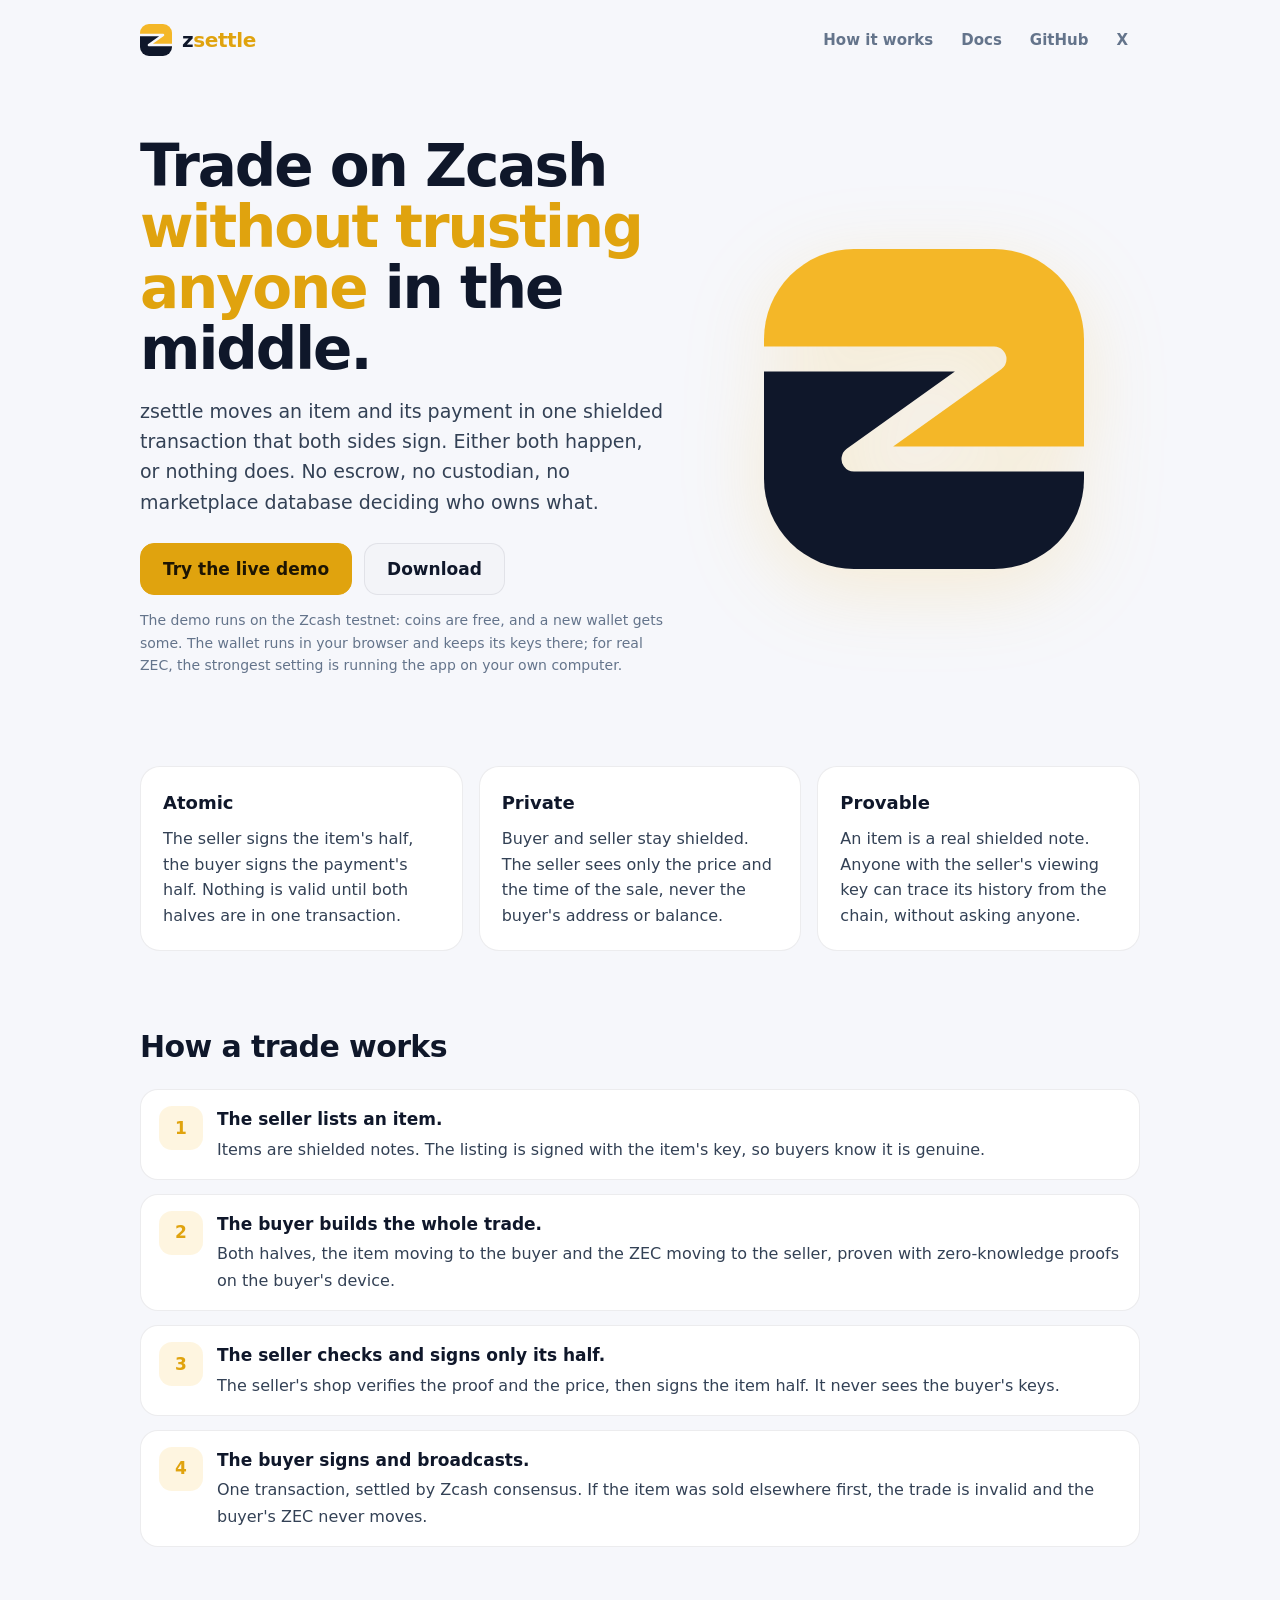
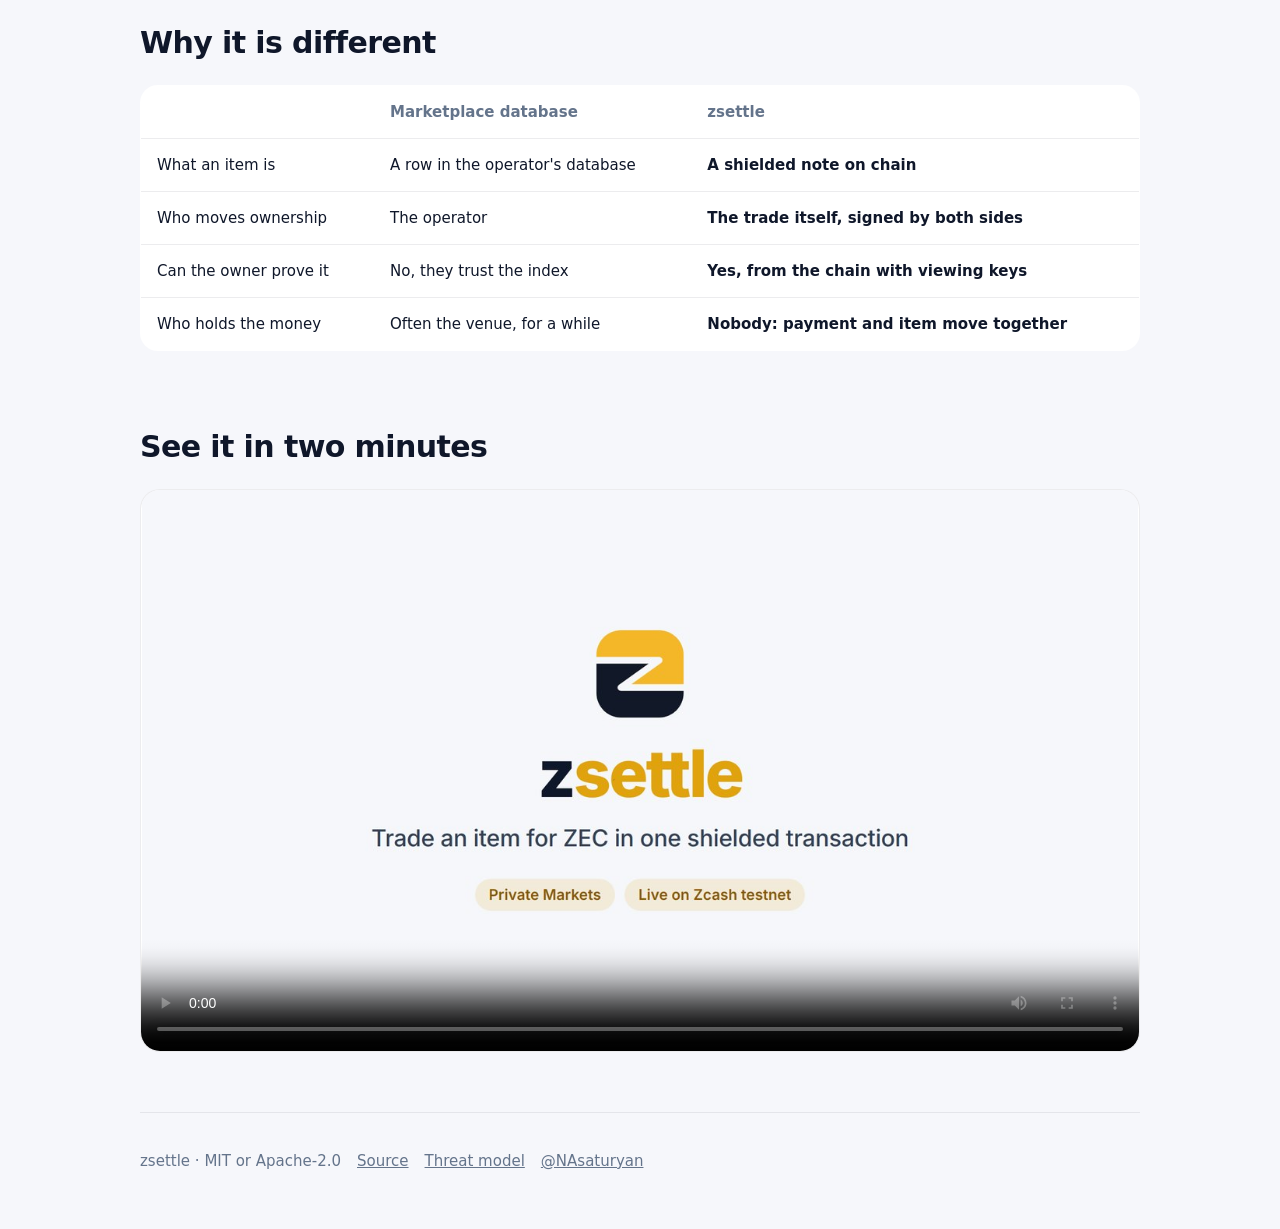
<file: docs/index.html>
<!doctype html>
<html lang="en">
<head>
<meta charset="utf-8">
<meta name="viewport" content="width=device-width, initial-scale=1, viewport-fit=cover">
<meta name="description" content="zsettle: buy and sell items for ZEC in one shielded Zcash transaction. No escrow, no one holding the funds.">
<meta name="color-scheme" content="dark light">
<title>zsettle · private trades on Zcash</title>
<link rel="icon" href="logo.svg" type="image/svg+xml">
<style>
:root { --bg:#0b0d12; --bg2:#10131a; --surface:#151923; --surface2:#1b2030; --line:rgba(255,255,255,.08); --text:#eef0f6; --text2:#b4bbcc; --muted:#8a93a8; --accent:#f4b728; --ink:#1d1503; color-scheme: dark; }
@media (prefers-color-scheme: light) { :root { --bg:#f6f7fb; --bg2:#eef0f6; --surface:#fff; --surface2:#f3f4f8; --line:rgba(15,23,42,.08); --text:#0f172a; --text2:#334155; --muted:#64748b; --accent:#e0a30e; color-scheme: light; } }
* { box-sizing: border-box; }
html, body { margin: 0; background: var(--bg); color: var(--text); }
body { font: 17px/1.6 ui-sans-serif, system-ui, -apple-system, "Segoe UI", Roboto, Arial, sans-serif; -webkit-font-smoothing: antialiased; }
a { color: inherit; }
.wrap { max-width: 1040px; margin: 0 auto; padding: 0 20px; }
header { display: flex; align-items: center; gap: 12px; padding: 18px 0; }
.brand { display: flex; align-items: center; gap: 10px; font-weight: 800; font-size: 20px; letter-spacing: -.02em; text-decoration: none; }
.brand .wm span { color: var(--accent); }
.brand svg { width: 32px; height: 32px; }
nav { margin-left: auto; display: flex; gap: 4px; flex-wrap: wrap; }
nav a { text-decoration: none; color: var(--muted); font-weight: 650; font-size: 15px; padding: 10px 12px; border-radius: 10px; }
nav a:hover { color: var(--text); background: var(--surface); }
.hero { padding: 56px 0 40px; display: grid; gap: 40px; align-items: center; grid-template-columns: 1.1fr .9fr; }
@media (max-width: 860px) { .hero { grid-template-columns: 1fr; padding-top: 24px; } .hero .mark { width: 120px; order: -1; justify-self: start; } }
h1 { font-size: clamp(36px, 6vw, 58px); line-height: 1.05; letter-spacing: -.035em; margin: 0 0 16px; }
h1 em { font-style: normal; color: var(--accent); }
.lede { font-size: 19px; color: var(--text2); margin: 0 0 26px; max-width: 34em; }
.cta { display: flex; gap: 12px; flex-wrap: wrap; }
.btn { display: inline-flex; align-items: center; gap: 8px; min-height: 52px; padding: 0 22px; border-radius: 14px; font-weight: 700; text-decoration: none; border: 1px solid var(--line); background: var(--surface2); color: var(--text); }
.btn.primary { background: var(--accent); border-color: var(--accent); color: var(--ink); }
.note { margin-top: 14px; font-size: 14px; color: var(--muted); }
.mark { justify-self: center; width: min(320px, 70vw); }
.mark svg { width: 100%; height: auto; filter: drop-shadow(0 20px 40px rgba(244,183,40,.18)); }
section { padding: 36px 0; }
h2 { font-size: 30px; letter-spacing: -.02em; margin: 0 0 18px; }
.grid { display: grid; gap: 16px; grid-template-columns: repeat(3, 1fr); }
@media (max-width: 860px) { .grid { grid-template-columns: 1fr; } }
.card { background: var(--surface); border: 1px solid var(--line); border-radius: 20px; padding: 22px; }
.card h3 { margin: 0 0 8px; font-size: 18px; }
.card p { margin: 0; color: var(--text2); font-size: 16px; }
ol.steps { counter-reset: s; list-style: none; padding: 0; margin: 0; display: grid; gap: 14px; }
ol.steps li { counter-increment: s; display: grid; grid-template-columns: 44px 1fr; gap: 14px; align-items: start; background: var(--surface); border: 1px solid var(--line); border-radius: 18px; padding: 16px 18px; }
ol.steps li::before { content: counter(s); width: 44px; height: 44px; border-radius: 13px; display: grid; place-items: center; background: rgba(244,183,40,.14); color: var(--accent); font-weight: 800; }
ol.steps b { display: block; margin-bottom: 2px; }
ol.steps span { color: var(--text2); font-size: 16px; }
.compare { width: 100%; border-collapse: collapse; background: var(--surface); border: 1px solid var(--line); border-radius: 18px; overflow: hidden; font-size: 15px; }
.compare th, .compare td { text-align: left; padding: 14px 16px; border-bottom: 1px solid var(--line); vertical-align: top; }
.compare th { color: var(--muted); font-weight: 650; }
.compare tr:last-child td { border-bottom: 0; }
.compare td:last-child { color: var(--text); font-weight: 650; }
.scroll { overflow-x: auto; }
.video { display: block; width: 100%; height: auto; aspect-ratio: 16/9; border-radius: 20px; background: var(--surface); border: 1px solid var(--line); }
footer { padding: 36px 0 56px; color: var(--muted); font-size: 15px; display: flex; gap: 16px; flex-wrap: wrap; border-top: 1px solid var(--line); margin-top: 24px; }
footer a { color: var(--muted); }
</style>
</head>
<body>
<div class="wrap">
  <header>
    <a class="brand" href="#"><svg viewBox="0 0 64 64" aria-hidden="true"><defs><clipPath id="c"><rect width="64" height="64" rx="18"/></clipPath><mask id="m"><rect width="64" height="64" fill="#fff"/><path d="M-2 22H46L18 42H66" fill="none" stroke="#000" stroke-width="5" stroke-linejoin="round"/></mask></defs><g clip-path="url(#c)" mask="url(#m)"><path d="M0 0H64V42H18L46 22H0Z" fill="#F4B728"/><path d="M0 22H46L18 42H64V64H0Z" fill="currentColor"/></g></svg><span class="wm">z<span>settle</span></span></a>
    <nav>
      <a href="#how">How it works</a>
      <a href="book/">Docs</a>
      <a href="https://github.com/nerses-asaturyan/zsettle">GitHub</a>
      <a href="https://x.com/NAsaturyan">X</a>
    </nav>
  </header>

  <div class="hero">
    <div>
      <h1>Trade on Zcash <em>without trusting anyone</em> in the middle.</h1>
      <p class="lede">zsettle moves an item and its payment in one shielded transaction that both sides sign. Either both happen, or nothing does. No escrow, no custodian, no marketplace database deciding who owns what.</p>
      <div class="cta">
        <a class="btn primary" id="demo" href="#">Try the live demo</a>
        <a class="btn" href="https://github.com/nerses-asaturyan/zsettle/releases">Download</a>
      </div>
      <p class="note">The demo runs on the Zcash testnet: coins are free, and a new wallet gets some. The wallet runs in your browser and keeps its keys there; for real ZEC, the strongest setting is running the app on your own computer.</p>
    </div>
    <div class="mark"><svg viewBox="0 0 64 64" aria-hidden="true"><defs><clipPath id="c2"><rect width="64" height="64" rx="18"/></clipPath><mask id="m2"><rect width="64" height="64" fill="#fff"/><path d="M-2 22H46L18 42H66" fill="none" stroke="#000" stroke-width="5" stroke-linejoin="round"/></mask></defs><g clip-path="url(#c2)" mask="url(#m2)"><path d="M0 0H64V42H18L46 22H0Z" fill="#F4B728"/><path d="M0 22H46L18 42H64V64H0Z" fill="currentColor"/></g></svg></div>
  </div>

  <section>
    <div class="grid">
      <div class="card"><h3>Atomic</h3><p>The seller signs the item's half, the buyer signs the payment's half. Nothing is valid until both halves are in one transaction.</p></div>
      <div class="card"><h3>Private</h3><p>Buyer and seller stay shielded. The seller sees only the price and the time of the sale, never the buyer's address or balance.</p></div>
      <div class="card"><h3>Provable</h3><p>An item is a real shielded note. Anyone with the seller's viewing key can trace its history from the chain, without asking anyone.</p></div>
    </div>
  </section>

  <section id="how">
    <h2>How a trade works</h2>
    <ol class="steps">
      <li><div><b>The seller lists an item.</b><span>Items are shielded notes. The listing is signed with the item's key, so buyers know it is genuine.</span></div></li>
      <li><div><b>The buyer builds the whole trade.</b><span>Both halves, the item moving to the buyer and the ZEC moving to the seller, proven with zero-knowledge proofs on the buyer's device.</span></div></li>
      <li><div><b>The seller checks and signs only its half.</b><span>The seller's shop verifies the proof and the price, then signs the item half. It never sees the buyer's keys.</span></div></li>
      <li><div><b>The buyer signs and broadcasts.</b><span>One transaction, settled by Zcash consensus. If the item was sold elsewhere first, the trade is invalid and the buyer's ZEC never moves.</span></div></li>
    </ol>
  </section>

  <section>
    <h2>Why it is different</h2>
    <div class="scroll">
      <table class="compare">
        <tr><th></th><th>Marketplace database</th><th>zsettle</th></tr>
        <tr><td>What an item is</td><td>A row in the operator's database</td><td>A shielded note on chain</td></tr>
        <tr><td>Who moves ownership</td><td>The operator</td><td>The trade itself, signed by both sides</td></tr>
        <tr><td>Can the owner prove it</td><td>No, they trust the index</td><td>Yes, from the chain with viewing keys</td></tr>
        <tr><td>Who holds the money</td><td>Often the venue, for a while</td><td>Nobody: payment and item move together</td></tr>
      </table>
    </div>
  </section>

  <section>
    <h2>See it in two minutes</h2>
    <video class="video" id="video" controls preload="metadata" poster="video/poster.jpg" src="video/zsettle-demo.mp4"></video>
  </section>

  <footer>
    <span>zsettle · MIT or Apache-2.0</span>
    <a href="https://github.com/nerses-asaturyan/zsettle">Source</a>
    <a href="https://github.com/nerses-asaturyan/zsettle/blob/main/spec/THREAT_MODEL.md">Threat model</a>
    <a href="https://x.com/NAsaturyan">@NAsaturyan</a>
  </footer>
</div>
<script>
  // Filled in when the demo server is up.
  const DEMO_URL = 'https://zsettle.duckdns.org';
  const demo = document.getElementById('demo');
  if (DEMO_URL) demo.href = DEMO_URL;
  else { demo.textContent = 'Live demo coming soon'; demo.removeAttribute('href'); demo.style.opacity = '.7'; }
</script>
</body>
</html>
</file>
